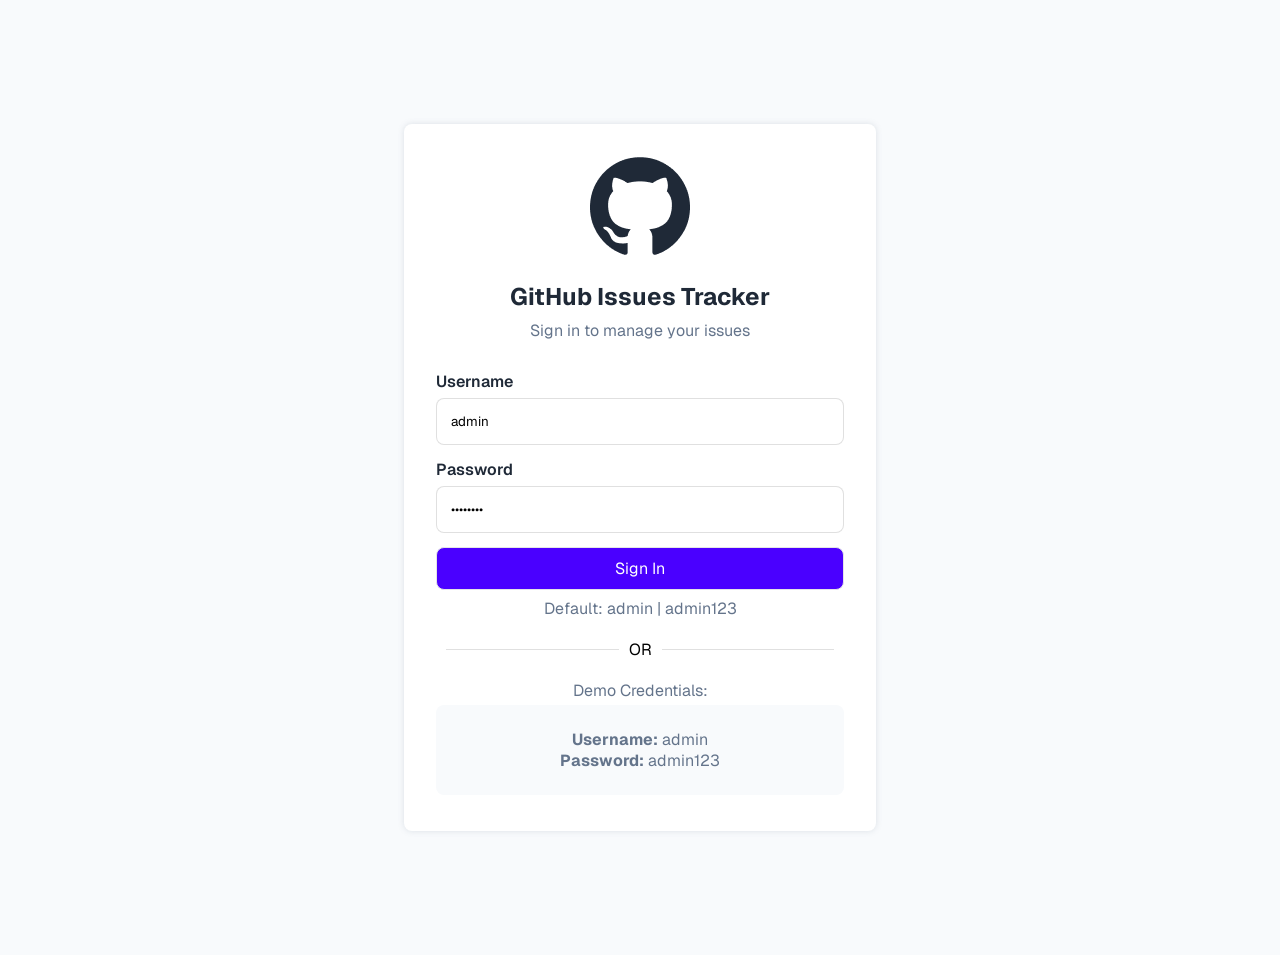
<file: index.html>
<!DOCTYPE html>
<html lang="en">
<head>
    <meta charset="UTF-8">
    <meta name="viewport" content="width=device-width, initial-scale=1.0">
    <title>Login | GitHub Issue Tracker</title>
    <!-- Google Fonts -->
    <link rel="preconnect" href="https://fonts.googleapis.com">
    <link rel="preconnect" href="https://fonts.gstatic.com" crossorigin>
    <link href="https://fonts.googleapis.com/css2?family=Geist:wght@100..900&family=Outfit:wght@100..900&display=swap" rel="stylesheet">
    <!-- Main Stylesheet -->
    <link rel="stylesheet" href="./css/style.css">
    <link rel="icon" href="./assets/github-logo.png" type="image/png">

</head>
<body>
<section class="container-narrow">
    <div class="login-card">
        <div class="login-hero-wrapper">
            <img src="./assets/github-logo.png" alt="Git Hub Logo" class="login-logo">
            <h1>GitHub Issues Tracker</h1>
            <p>Sign in to manage your issues</p>
        </div>
        <div class="login-wrapper">

                <label for="username">Username</label>
                <input id="get-username" type="text" id="username" name="username" placeholder="Enter your username"  value="admin" required>

                <label for="password">Password</label>
                <input id="get-password" type="password" id="password" name="password" placeholder="Enter your password"  value="admin123" required>

                <button id="btn-login" class="btn active" type="submit">Sign In</button>
                <div id="post-submission" class="post-submission"><p>Default: admin | admin123</p></div>
                <div class="text-divider">OR</div>
                <div class="demo">
                    <p>Demo Credentials:</p>
                    <div class="demo-credentials">
                        <p><strong>Username:</strong> admin</p>
                        <p><strong>Password:</strong> admin123</p>
                    </div>
                </div>

        </div>
    </div>
</section>
<script src="./script/login.js"></script>
</body>
</html>
</file>
<file: css/style.css>
*{
    margin: 0;
    padding: 0;
    box-sizing: border-box;
}
body{
    background-color: #f8fafc;
    font-family: "Geist", sans-serif;;
}
.container{
    max-width: 1320px;
    width: 100%;
    margin: 0 auto;
    padding: 0 24px;
}
.container-narrow{
    max-width: 520px;
    width: 100%;
    margin: 0 auto;
    padding: 24px;
}
button, input, select, textarea{
    font-family: "Geist", sans-serif;
    cursor: pointer;
}
h1{
    font-size: 24px;
    font-weight: 700;
    color: #1F2937;
}
h2{
    font-size: 20px;
    font-weight: 600;
    color: #1F2937;
}
h3, label{
    font-size: 16px;
    font-weight: 600;
    color: #1F2937;
}
p{
    font-size: 16px;
    font-weight: 400;
    color: #64748b;
}
.btn{
    background-color: #fff;
    border: 1px solid #e4e4e7;
    border-radius: 6px;
    padding: 10px 20px;
    color: #64748b;
    font-size: 16px;
}
.btn:hover{
box-shadow: rgba(99, 99, 99, 0.2) 0px 2px 8px 0px;
}
.active{
    background: #4a00ff;
    color: #fff;
}
.hidden{
    display: none;
}
@media (max-width: 679px) {
    .sm-hidden{
        display: none;
    }
}
/* ======================
    Login Page Styles
=========================*/
.login-card{
    background: white;
    padding: 32px;
    margin: 100px auto;
    border-radius: 8px;
    box-shadow: 0 0 6px 0px #64748b30;
}
.login-hero-wrapper{
    text-align: center;
    margin-bottom: 30px;
}
.login-logo{
    margin-bottom: 20px;
}
.login-card h1{
    margin-bottom: 8px;
}
.login-card label{
    display: block;
    margin-bottom: 6px;
}
.login-card input{
    display: block;
    margin-bottom: 14px;
    width: 100%;
    padding: 14px;
    border: 1px solid rgba(99, 99, 99, 0.2);
    border-radius: 8px;
}
.login-card input:focus{
    border: 1px solid rgba(99, 99, 99, 1);
    outline: none;
}
.login-card .btn{
    width: 100%;
    border-radius: 8px;
}

.text-divider {
    display: flex;      
    align-items: center;
    text-align: center; 
    margin: 20px 0; 
}

.text-divider::before,
.text-divider::after {
    content: ''; 
    flex: 1;   
    margin: 0 10px;
    background: rgba(99, 99, 99, 0.2);
    height: 1px;
}
.login-card .demo{
    text-align: center;
}
.login-card .demo-credentials{
    padding: 24px;
    background:#f8fafc;
    margin: 4px 0;
    border-radius: 8px;
    color: #1F2937;
}

.post-submission{
    text-align: center;
    margin-top: 8px;
}
.text-alert{
    color: red;
}
.text-success{
    color: green;
}

/* ======================
    Home Page Styles
=========================*/
/* ===== Header ======== */
header{
   
    padding: 16px;
    background: white;
    box-shadow: 0 1px 5px 0 #1F293710;
}
.header-inner {
    max-width: 1450px;
    width: 100%;
     margin: 0 auto;
    display: flex;
    justify-content: space-between;
    align-items: center;
    gap: 10px;
}
.header-left {
    display: flex;
    align-items: center;
    justify-content: flex-start;
    gap: 8px;
}
.header-right {
    display: flex;
    justify-content: flex-end;
    align-items: center;
    gap: 8px;
}
.search-issue {
    display: flex;
    border: 1px solid #1F293780;
    border-radius: 8px;
    overflow: hidden;
}
.header-right input {
    padding: 4px 10px;
    height: 40px;
    border: 0;
}
.header-right input:focus {
    outline: 0;
}
.search-issue button{
    border: 0;
    padding: 10px;
}

/* ======= Navigation ======= */
.nav-wrapper {
    background: white;
    box-shadow: 0 0 6px 0px #64748b30;
    padding: 24px;
    border-radius: 8px;
    margin-top: 60px;
    margin-bottom: 20px;
}

/* ======== Issue List top wrapper */
.section-issue-list{
    border-radius: 8px;
    overflow: hidden;
    box-shadow: 0 2px 6px 0px #64748b30;
    margin-bottom: 80px;
}
.top-wrapper {
    display: flex;
    align-items: center;
    justify-content: space-between;
    background: white;
    padding: 24px;
    gap: 16px;
}
.top-left {
    display: flex;
    align-items: center;
    gap: 10px;
}
.section-issue-list .top-left img {
    padding: 10px;
    background: #ece4ff;
    border-radius: 100%;
}
.top-right {
    display: flex;
    gap: 10px;
    align-items: center;
}
.open-indicator {
    height: 10px;
    width: 10px;
    background: #00A96E;
    border-radius: 100%;
}
.close-indicator {
    height: 10px;
    width: 10px;
    background: #a855f7;
    border-radius: 100%;
    margin-left: 10px;
}

/* ====== Data Content style ========== */

.issues-wrapper {
    background: #fbfbfb;
    padding: 24px;
}
.grid-wrapper {
    display: grid;
    grid-template-columns: repeat(1, 1fr);
    gap: 24px;
}
@media (min-width: 680px) {
    .grid-wrapper {
        grid-template-columns: repeat(2, 1fr);
    }
}
@media (min-width: 920px) {
    .grid-wrapper {
        grid-template-columns: repeat(3, 1fr);
    }
}
@media (min-width: 1300px) {
    .grid-wrapper {
        grid-template-columns: repeat(4, 1fr);
    }
}

.card{
    padding: 6px 1px 1px 1px;
    border-radius: 10px;
    box-shadow: 0 2px 6px 0px #64748b30;
    cursor: pointer;
}
.card, .card p, .card span{
    font-size: 13px;
}
.status-open{
    background: #00a96e;
}
.status-closed{
    background: #a855f7;
}
.inner-card {
    background: white;
    padding: 16px;
    border-radius: 8px;
    height: 100%;
}
.card-head {
    display: flex;
    align-items: center;
    justify-content: space-between;
    margin-bottom: 14px;
}
.priority {
    padding: 4px 18px;
    border-radius: 50px;
    border: 0;
    font-weight: 600;
}
span.priority.high{
    background: #feecec;
    color: #ef4444;
}
span.priority.medium{
    background: #fff6d1;
    color: #f59e0b;
}
span.priority.low{
    background: #eeeff2;
    color: #9ca3af;
}

.issue-details h3{
    margin-bottom: 6px;
}
.labels {
    display: flex;
    flex-wrap: wrap;
    gap: 6px;
    padding: 14px 0;
}
.labels span {
    padding: 4px 8px;
    border: 1px solid;
    border-radius: 100px;
}
.labels .bug{
    background: #feecec;
    color: #ef4444;
    border-color: #FECACA !important;
}
.labels .help{
    background: #fff6d1;
    color: #f59e0b;
    border-color: #FDE68A !important;
}
.labels .enhancement{
    background: #DEFCE8;
    color: #00a96e;
    border-color: #BBF7D0 !important;
}
.labels .other-labels{
    background: #e6ffb9;
    color: #4c7500;
    border-color: #e6ffb9 !important;
}

.card-bottom {
    padding-top: 8px;
    border-top: 1px solid #e4e4e7;
    margin-top: 4px;
    display: flex;
    justify-content: space-between;
}
.card-bottom p{
    font-size: 10px;
}
.card-bottom .date {
    text-align: right;
}

/* ====== Modal ========== */
.modal {
    background: white;
    padding: 32px;
    border-radius: 18px;
    position: fixed;
    top: 50%;
    left: 50%;
    transform: translate(-50%, -50%);
    width: 90%;
    max-width: 700px;
    z-index: 10;
}
.status-wrapper {
    display: flex;
    gap: 8px;
    align-items: center;
    margin: 12px 0;
}
.separetor {
    height: 5px;
    width: 5px;
    background: #64748b;
    border-radius: 100%;
}
.text-status {
    padding: 2px 16px;
    border-radius: 100px;
    color: white;
}
.text-status.open {
    background: #00a96e;
}
.text-status.closed {
    background: #a855f7;
}
.modal-bottom {
    display: flex;
    background: #F8FAFC;
    padding: 16px;
    border-radius: 8px;
    margin: 12px 0 22px 0;
}
.modal-bottom span{
    width: 50%;
}
.close-modal {
    text-align: right;
}
.modal-overlay {
    background: rgba(99, 99, 99, 0.5);
    position: fixed;
    height: 100%;
    width: 100%;
    left: 0;
    top: 0;
    z-index: 9;
}
.issues-loader {
    display: flex;
    align-items: center;
    justify-content: center;
    height: 120px;
}
.loader {
  width: 50px;
  aspect-ratio: 1;
  --c:no-repeat radial-gradient(farthest-side,#25b09b 92%,#0000);
  background: 
    var(--c) top,
    var(--c) left,
    var(--c) right,
    var(--c) bottom;
  background-size: 12px 12px;
  animation: l7 1s infinite;
}
@keyframes l7 {to{transform: rotate(.5turn)}}
</file>
